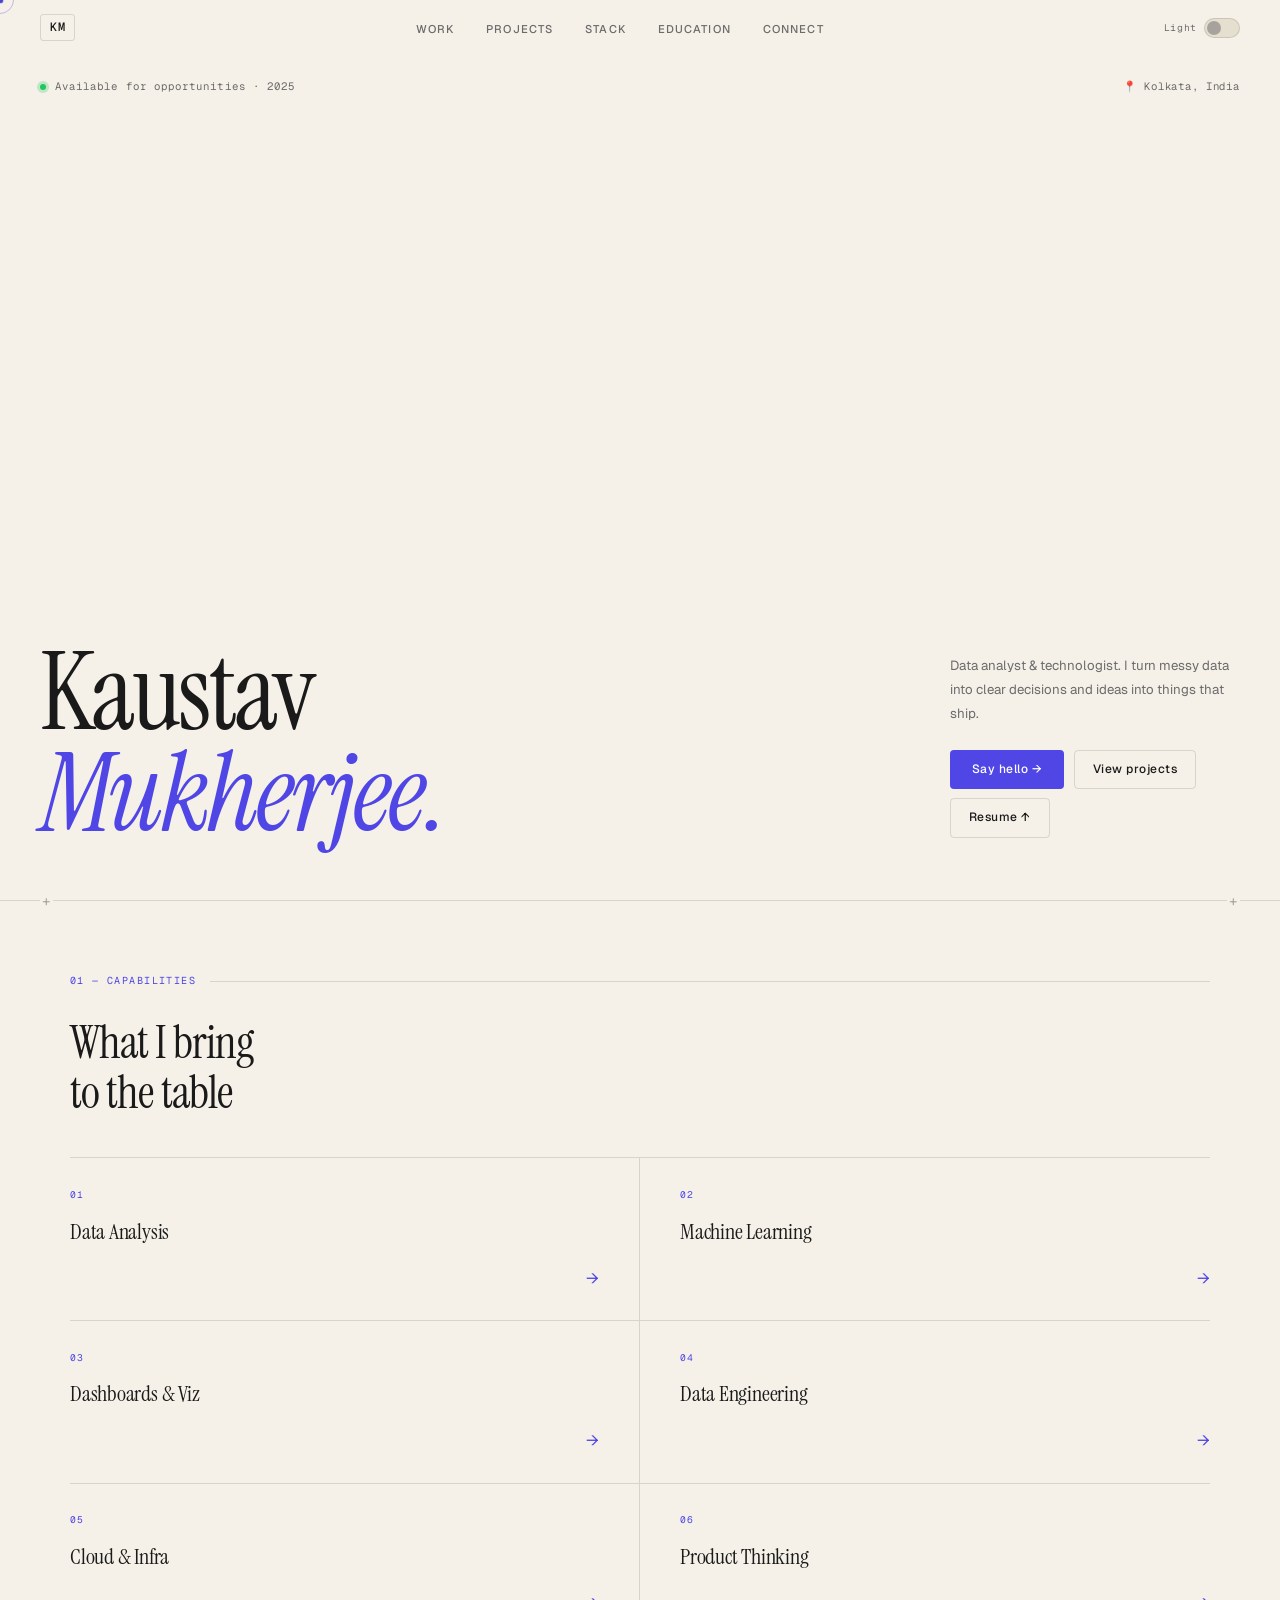
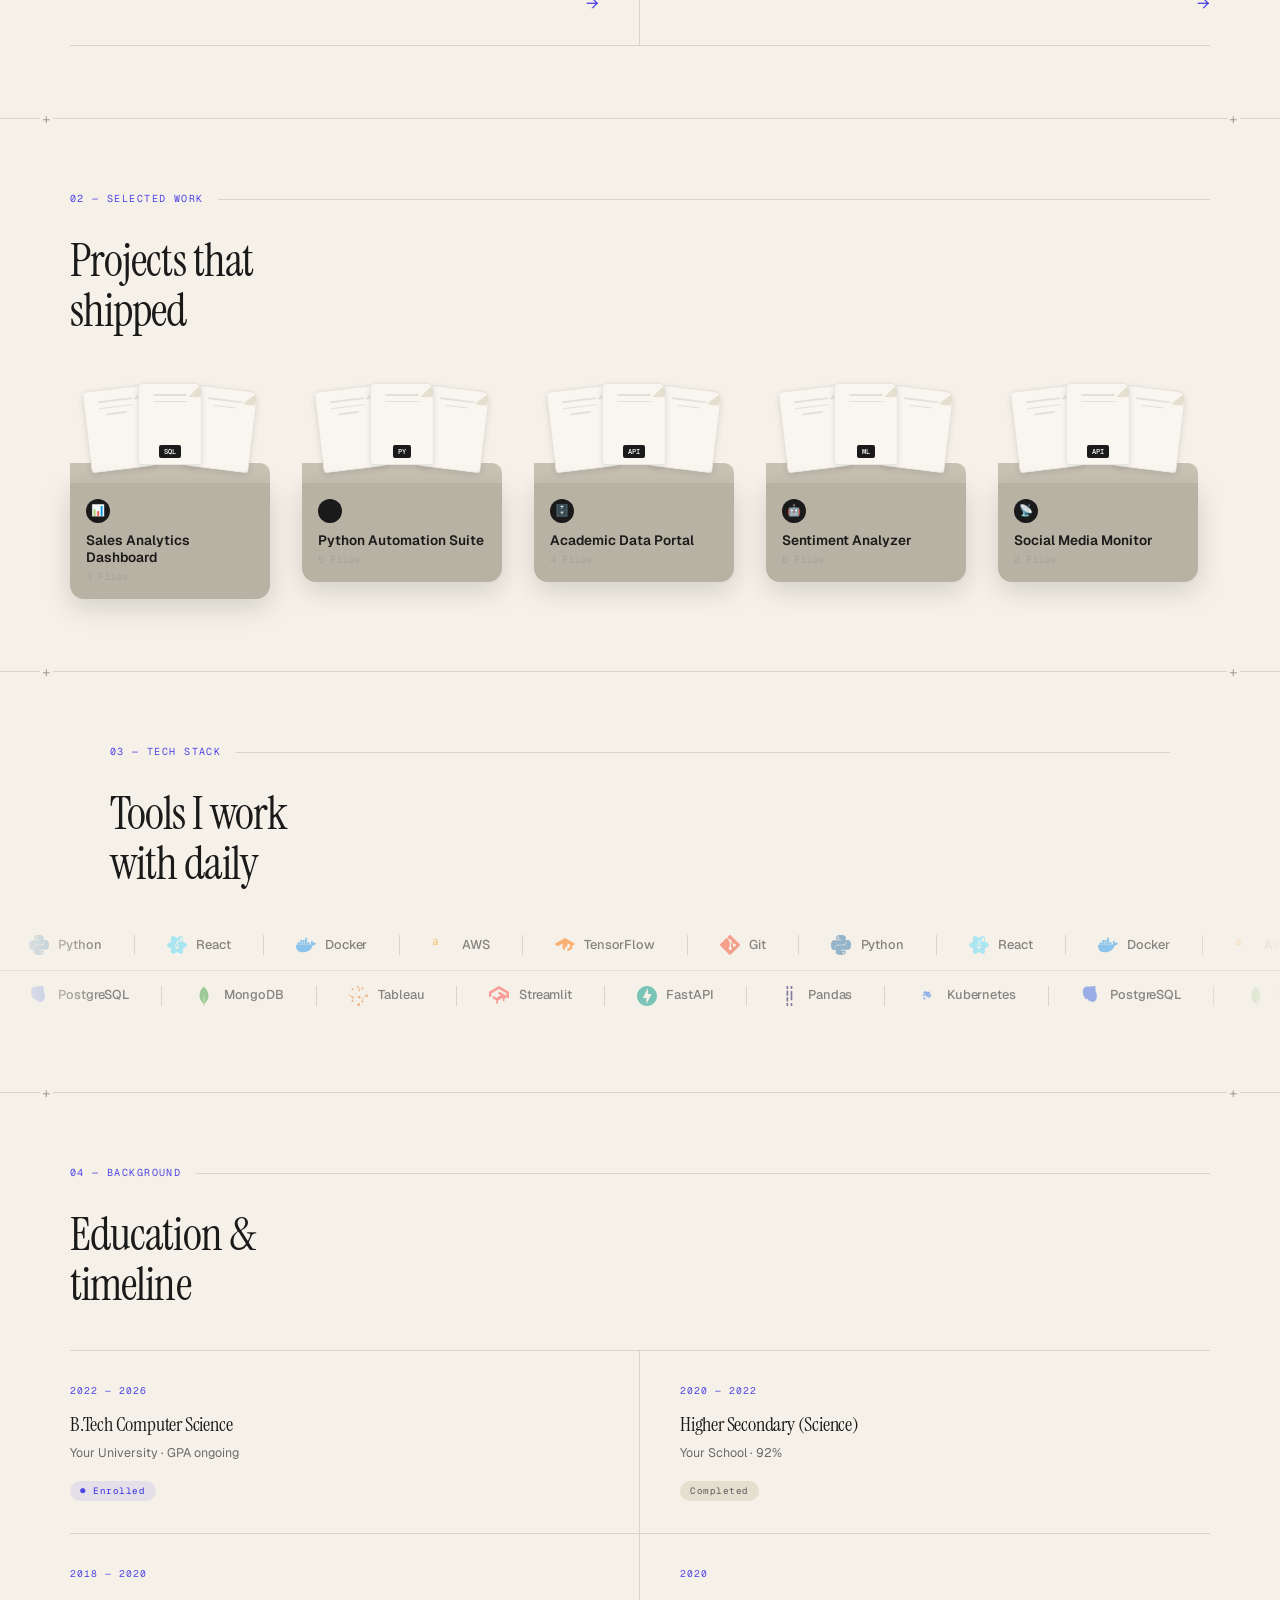
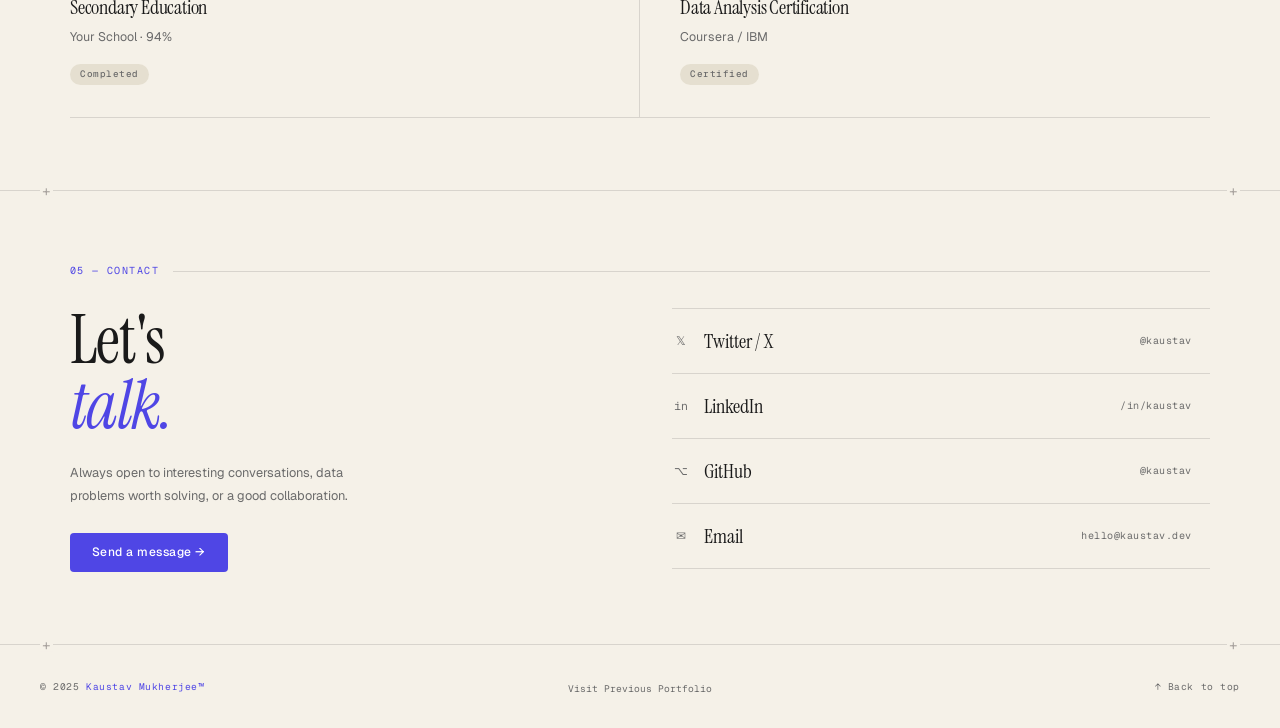
<file: kaustav_portfolio_v9.html>
<!DOCTYPE html>
<html lang="en" data-theme="light">
<head>
<meta charset="UTF-8">
<meta name="viewport" content="width=device-width,initial-scale=1.0">
<title>Kaustav Mukherjee</title>
<link href="https://fonts.googleapis.com/css2?family=Instrument+Serif:ital@0;1&family=Geist:wght@300;400;500;600&family=Geist+Mono:wght@400;500&display=swap" rel="stylesheet">
<style>
:root{
  --bg:#F5F1E8;--bg2:#EDE8DC;--bg3:#E5DFD0;--bg4:#DDD8CA;
  --ink:#1A1A1A;--ink2:#6B6B6B;--ink3:#A8A29E;
  --brand:#4F46E5;--brand-h:#4338CA;--brand-p:#3730A3;
  --line:rgba(26,26,26,0.08);--line2:rgba(26,26,26,0.13);
  --glow:rgba(79,70,229,0.13);
  --serif:'Instrument Serif',Georgia,serif;
  --sans:'Geist',system-ui,sans-serif;
  --mono:'Geist Mono',monospace;
  --nav-h:56px;
  --pad:2.5rem;
  --fol-back:#C8C2B4;--fol-body:#B8B2A4;--fol-doc:#F9F6F0;--fol-shadow:rgba(0,0,0,0.15);
}
[data-theme="dark"]{
  --bg:#1E1C1A;--bg2:#272421;--bg3:#302D2A;--bg4:#3A3632;
  --ink:#EAE6DF;--ink2:#A8A29E;--ink3:#6B6560;
  --brand:#6366F1;--brand-h:#7C83FF;--brand-p:#4F46E5;
  --line:rgba(234,230,223,0.07);--line2:rgba(234,230,223,0.13);
  --glow:rgba(99,102,241,0.18);
  --fol-back:#4A4744;--fol-body:#3A3734;--fol-doc:#F0EDE8;--fol-shadow:rgba(0,0,0,0.5);
}
*,*::before,*::after{box-sizing:border-box;margin:0;padding:0}
html{scroll-behavior:smooth;}
body{background:var(--bg);color:var(--ink);font-family:var(--sans);line-height:1.6;overflow-x:hidden;transition:background .4s,color .4s;}

/* ── CROSSHAIR DIVIDER ── */
.xdiv{
  position:relative;z-index:2;
  height:1px;background:var(--line2);
  overflow:visible;
  transition:background .4s;
}
.xdiv::before,.xdiv::after{
  content:'+';
  position:absolute;top:50%;
  font-family:var(--mono);font-size:.9rem;color:var(--ink3);line-height:1;
  background:var(--bg);padding:0 2px;
  transform:translateY(-50%);
  transition:color .4s,background .4s;
}
.xdiv::before{left:var(--pad);}
.xdiv::after{right:var(--pad);}

/* ── CURSOR ── */
.cur-d{position:fixed;width:7px;height:7px;background:var(--brand);border-radius:50%;pointer-events:none;z-index:9999;transform:translate(-50%,-50%);transition:width .18s,height .18s;mix-blend-mode:multiply;}
[data-theme="dark"] .cur-d{mix-blend-mode:screen;}
.cur-r{position:fixed;width:28px;height:28px;border:1.5px solid var(--brand);border-radius:50%;pointer-events:none;z-index:9998;transform:translate(-50%,-50%);opacity:.32;transition:width .28s,height .28s,opacity .28s;}
body.hov .cur-d{width:12px;height:12px;}
body.hov .cur-r{width:46px;height:46px;opacity:.15;}

/* ── NAV ── */
nav{
  position:fixed;top:0;left:0;right:0;z-index:200;
  display:flex;align-items:center;justify-content:space-between;
  padding:0 var(--pad);height:var(--nav-h);
  background:transparent;
  border-bottom:1px solid transparent;
  transition:border-color .3s,background .3s,backdrop-filter .3s;
}
nav.stuck{border-color:var(--line2);background:rgba(245,241,232,.9);backdrop-filter:blur(16px);}
[data-theme="dark"] nav.stuck{background:rgba(30,28,26,.9);}
.n-logo{font-family:var(--mono);font-size:.75rem;font-weight:500;color:var(--ink);letter-spacing:.06em;border:1.5px solid var(--line2);padding:3px 9px;cursor:pointer;transition:all .2s;border-radius:3px;}
.n-logo:hover{background:var(--brand);color:#fff;border-color:var(--brand);}
.n-links{display:flex;gap:2rem;list-style:none;}
.n-links a{font-size:.7rem;font-weight:500;letter-spacing:.1em;text-transform:uppercase;color:var(--ink2);text-decoration:none;transition:color .2s;}
.n-links a:hover{color:var(--brand);}
.tgl-wrap{display:flex;align-items:center;gap:.45rem;}
.tgl-lbl{font-family:var(--mono);font-size:.6rem;color:var(--ink2);letter-spacing:.06em;min-width:28px;}
.tgl{position:relative;width:36px;height:20px;cursor:pointer;background:var(--bg3);border:1px solid var(--line2);border-radius:20px;transition:background .3s;flex-shrink:0;}
.tgl::after{content:'';position:absolute;top:2px;left:2px;width:14px;height:14px;border-radius:50%;background:var(--ink3);transition:transform .28s cubic-bezier(.22,1,.36,1),background .3s;}
[data-theme="dark"] .tgl{background:var(--brand);}
[data-theme="dark"] .tgl::after{transform:translateX(16px);background:#fff;}

/* ── HERO ── */
#hero{
  position:relative;z-index:1;
  min-height:100vh;
  display:flex;flex-direction:column;justify-content:space-between;
  padding-left:var(--pad);padding-right:var(--pad);
  padding-bottom:3.5rem;padding-top:var(--nav-h);
}
.h-top{display:flex;align-items:center;justify-content:space-between;padding-top:1.4rem;opacity:0;animation:up .6s .05s ease forwards;}
.h-status{display:flex;align-items:center;gap:.55rem;font-family:var(--mono);font-size:.67rem;color:var(--ink2);letter-spacing:.1em;}
.s-dot{width:6px;height:6px;border-radius:50%;background:#22C55E;box-shadow:0 0 0 3px rgba(34,197,94,.25);animation:blink 2.5s infinite;}
@keyframes blink{0%,100%{opacity:1}50%{opacity:.4}}
.h-loc{font-family:var(--mono);font-size:.67rem;color:var(--ink2);letter-spacing:.08em;}
.h-bottom{display:flex;align-items:flex-end;justify-content:space-between;gap:3rem;}
.h-name{font-family:var(--serif);font-size:clamp(3.6rem,8.5vw,8rem);font-weight:400;line-height:.93;letter-spacing:-.025em;color:var(--ink);opacity:0;animation:up .9s .12s cubic-bezier(.22,1,.36,1) forwards;flex-shrink:0;cursor:none;}
.h-name em{font-style:italic;color:var(--brand);}
.h-aside{max-width:290px;padding-bottom:.4rem;flex-shrink:0;opacity:0;animation:up .9s .28s cubic-bezier(.22,1,.36,1) forwards;}
.h-desc{font-size:.83rem;color:var(--ink2);line-height:1.8;margin-bottom:1.5rem;}
.h-btns{display:flex;gap:.6rem;flex-wrap:wrap;}
.btn-p{background:var(--brand);color:#fff;border:none;padding:10px 22px;font-family:var(--sans);font-size:.75rem;font-weight:500;letter-spacing:.04em;cursor:pointer;border-radius:4px;text-decoration:none;display:inline-block;transition:background .2s,transform .15s,box-shadow .2s;}
.btn-p:hover{background:var(--brand-h);transform:translateY(-2px);box-shadow:0 8px 24px var(--glow);}
.btn-p:active{background:var(--brand-p);transform:none;}
.btn-o{background:transparent;color:var(--ink);border:1px solid var(--line2);padding:9px 18px;font-family:var(--sans);font-size:.75rem;font-weight:500;letter-spacing:.04em;cursor:pointer;border-radius:4px;text-decoration:none;display:inline-flex;align-items:center;gap:.35rem;transition:border-color .2s,color .2s,transform .15s;}
.btn-o:hover{border-color:var(--brand);color:var(--brand);transform:translateY(-2px);}

/* ── SECTION ── */
.s{position:relative;z-index:1;padding:4.5rem var(--pad);}
.s-inner{max-width:1140px;margin:0 auto;}
.eyebrow{display:flex;align-items:center;gap:.9rem;font-family:var(--mono);font-size:.63rem;color:var(--brand);letter-spacing:.14em;text-transform:uppercase;margin-bottom:1.8rem;}
.eyebrow::after{content:'';flex:1;height:1px;background:var(--line2);}
.stitle{font-family:var(--serif);font-size:clamp(2rem,3.6vw,3rem);font-weight:400;line-height:1.08;letter-spacing:-.02em;color:var(--ink);margin-bottom:2.5rem;}

/* ── SERVICES ── */
.srv-grid{display:grid;grid-template-columns:1fr 1fr;border-top:1px solid var(--line2);}
.srv{display:flex;flex-direction:column;padding:1.8rem 0;border-bottom:1px solid var(--line2);cursor:default;overflow:hidden;}
.srv:nth-child(odd){border-right:1px solid var(--line2);padding-right:2.5rem;}
.srv:nth-child(even){padding-left:2.5rem;}
.srv-n{font-family:var(--mono);font-size:.6rem;color:var(--brand);letter-spacing:.1em;margin-bottom:.7rem;}
.srv-t{font-family:var(--serif);font-size:1.4rem;font-weight:400;color:var(--ink);letter-spacing:-.01em;transition:color .2s;margin-bottom:.4rem;}
.srv:hover .srv-t{color:var(--brand);}
.srv-d{font-size:.78rem;color:var(--ink2);line-height:1.7;max-height:0;opacity:0;overflow:hidden;transition:max-height .38s ease,opacity .28s ease;}
.srv:hover .srv-d{max-height:72px;opacity:1;}
.srv-a{align-self:flex-end;margin-top:.6rem;font-size:1rem;color:var(--brand);transition:transform .3s;}
.srv:hover .srv-a{transform:translate(4px,-4px);}

/* ── 3D FOLDERS (v8 design preserved exactly) ── */
.folder-row{display:flex;gap:2rem;flex-wrap:wrap;margin-top:2rem;}

.folder{
  position:relative;
  width:200px;flex-shrink:0;cursor:pointer;
}
.f-docs{
  position:relative;
  width:200px;height:90px;
  display:flex;align-items:flex-end;justify-content:center;
  margin-bottom:-2px;
  z-index:2;
  transition:transform .4s cubic-bezier(.22,1,.36,1);
}
.folder:hover .f-docs{transform:translateY(-6px);}

.f-doc{
  position:absolute;bottom:0;
  width:64px;height:82px;
  background:var(--fol-doc);
  border-radius:5px 7px 4px 4px;
  border:1px solid rgba(0,0,0,.07);
  box-shadow:0 2px 6px rgba(0,0,0,.1);
  display:flex;flex-direction:column;align-items:center;padding:10px 8px 6px;gap:5px;
  transition:transform .4s cubic-bezier(.22,1,.36,1);
  overflow:hidden;
}
[data-theme="dark"] .f-doc{border-color:rgba(234,230,223,.08);}
.f-doc::after{
  content:'';position:absolute;top:0;right:0;
  width:13px;height:13px;
  background:var(--bg3);
  clip-path:polygon(100% 0,100% 100%,0 100%);
}
[data-theme="dark"] .f-doc::after{background:var(--bg2);}
.doc-line{width:75%;height:1.5px;background:rgba(0,0,0,.09);border-radius:2px;flex-shrink:0;}
[data-theme="dark"] .doc-line{background:rgba(234,230,223,.1);}
.doc-badge{
  margin-top:auto;font-family:var(--mono);font-size:.44rem;font-weight:500;
  background:#1A1A1A;color:#fff;padding:1px 5px;border-radius:2px;letter-spacing:.04em;flex-shrink:0;
}
[data-theme="dark"] .doc-badge{background:var(--ink);color:var(--bg);}

.f-doc-1{left:16px;transform:rotate(-7deg) translateY(5px);z-index:1;}
.f-doc-2{left:50%;transform:translateX(-50%) translateY(0px);z-index:3;}
.f-doc-3{right:16px;transform:rotate(7deg) translateY(5px);z-index:2;}

.folder:hover .f-doc-1{transform:rotate(-15deg) translateY(-14px) translateX(-4px);}
.folder:hover .f-doc-2{transform:translateX(-50%) translateY(-18px);}
.folder:hover .f-doc-3{transform:rotate(15deg) translateY(-14px) translateX(4px);}

.f-back{
  position:relative;z-index:1;
  width:200px;height:20px;
  background:var(--fol-back);
  border-radius:0 10px 0 0;
  transition:background .3s,transform .4s cubic-bezier(.22,1,.36,1);
}
.f-back::before{
  content:'';position:absolute;top:0;left:0;
  width:68px;height:100%;
  background:var(--fol-back);
  border-radius:7px 7px 0 0;
}
.f-body{
  position:relative;z-index:3;
  width:200px;
  background:var(--fol-body);
  border-radius:0 0 14px 14px;
  padding:.95rem 1rem .85rem;
  transition:background .3s,box-shadow .4s,transform .4s cubic-bezier(.22,1,.36,1);
  box-shadow:0 8px 28px var(--fol-shadow);
}
.folder:hover .f-back{transform:translateY(-2px);}
.folder:hover .f-body{transform:translateY(3px);box-shadow:0 18px 44px var(--fol-shadow);}

.f-badge{
  width:24px;height:24px;border-radius:50%;
  background:var(--ink);
  display:flex;align-items:center;justify-content:center;
  font-size:.7rem;margin-bottom:.6rem;
  transition:transform .35s cubic-bezier(.22,1,.36,1);
}
[data-theme="dark"] .f-badge{background:var(--brand);}
.folder:hover .f-badge{transform:rotate(-8deg) scale(1.12);}
.f-title{font-family:var(--sans);font-size:.85rem;font-weight:600;color:var(--ink);line-height:1.25;margin-bottom:.18rem;transition:color .25s;}
[data-theme="dark"] .f-title{color:#EAE6DF;}
.folder:hover .f-title{color:var(--brand);}
.f-meta{font-family:var(--mono);font-size:.65rem;color:var(--ink3);}

/* ── TECH STACK SECTION with dual tickers ── */
.stack-s{position:relative;z-index:1;padding:4.5rem 0;}
.stack-inner{max-width:1140px;margin:0 auto;padding:0 var(--pad);}
.stack-tickers{margin-top:2rem;display:flex;flex-direction:column;gap:0;}

/* ticker row */
.tk-row{
  overflow:hidden;padding:.9rem 0;
  position:relative;
  background:var(--bg);
  transition:background .4s;
}
.tk-row+.tk-row{border-top:1px solid var(--line);}

.tk-track{display:flex;align-items:center;width:max-content;animation:ticker 44s linear infinite;}
.tk-track.rev{animation-direction:reverse;animation-duration:52s;}
.tk-track:hover{animation-play-state:paused;}
@keyframes ticker{to{transform:translateX(-50%)}}

.tk-item{display:flex;align-items:center;gap:.6rem;padding:0 1.8rem;white-space:nowrap;cursor:default;opacity:.5;transition:opacity .22s,transform .22s;}
.tk-item:hover{opacity:1;transform:scale(1.07);}
.tk-svg{width:20px;height:20px;flex-shrink:0;display:block;}
.tk-name{font-family:var(--sans);font-size:.8rem;font-weight:500;color:var(--ink);letter-spacing:-.01em;}
.tk-sep{width:1px;height:20px;background:var(--line2);flex-shrink:0;margin:0 .2rem;}

/* fade edges both rows */
.tk-row::before,.tk-row::after{
  content:'';position:absolute;top:0;bottom:0;width:100px;z-index:2;pointer-events:none;
}
.tk-row::before{left:0;background:linear-gradient(to right,var(--bg),transparent);}
.tk-row::after{right:0;background:linear-gradient(to left,var(--bg),transparent);}

/* ── EDUCATION ── */
.edu-grid{display:grid;grid-template-columns:1fr 1fr;border-top:1px solid var(--line2);}
.edu{padding:2rem 0;border-bottom:1px solid var(--line2);opacity:0;transform:translateY(18px);transition:opacity .55s,transform .55s;}
.edu.vis{opacity:1;transform:none;}
.edu:nth-child(odd){border-right:1px solid var(--line2);padding-right:2.5rem;}
.edu:nth-child(even){padding-left:2.5rem;}
.e-date{font-family:var(--mono);font-size:.6rem;color:var(--brand);letter-spacing:.1em;margin-bottom:.6rem;}
.e-deg{font-family:var(--serif);font-size:1.25rem;font-weight:400;color:var(--ink);letter-spacing:-.01em;margin-bottom:.2rem;}
.e-sch{font-size:.78rem;color:var(--ink2);margin-bottom:.8rem;}
.e-badge{font-family:var(--mono);font-size:.58rem;font-weight:500;padding:3px 10px;border-radius:20px;letter-spacing:.06em;display:inline-block;}
.bl{background:rgba(79,70,229,.1);color:var(--brand);animation:fade 2.5s infinite;}
[data-theme="dark"] .bl{background:rgba(99,102,241,.15);}
.bd{background:var(--bg3);color:var(--ink2);}
@keyframes fade{0%,100%{opacity:1}50%{opacity:.5}}

/* ── CONNECT ── */
.con-grid{display:grid;grid-template-columns:1fr 1fr;gap:4rem;align-items:start;}
.con-big{font-family:var(--serif);font-size:clamp(2.8rem,5.2vw,4.8rem);font-weight:400;line-height:.98;letter-spacing:-.025em;color:var(--ink);margin-bottom:1.4rem;}
.con-big em{font-style:italic;color:var(--brand);}
.con-sub{font-size:.8rem;color:var(--ink2);line-height:1.82;margin-bottom:1.6rem;max-width:280px;}
.soc-list{display:flex;flex-direction:column;}
.soc-item{display:flex;align-items:center;justify-content:space-between;padding:1rem 0;border-top:1px solid var(--line2);text-decoration:none;color:var(--ink);transition:padding-left .22s,color .2s;}
.soc-item:last-child{border-bottom:1px solid var(--line2);}
.soc-item:hover{padding-left:.7rem;color:var(--brand);}
.soc-l{display:flex;align-items:center;gap:.85rem;}
.soc-ic{font-family:var(--mono);font-size:.72rem;width:18px;text-align:center;color:var(--ink2);}
.soc-nm{font-family:var(--serif);font-size:1.25rem;font-weight:400;}
.soc-r{display:flex;align-items:center;gap:.65rem;}
.soc-hd{font-family:var(--mono);font-size:.63rem;color:var(--ink2);letter-spacing:.05em;}
.soc-ar{color:var(--brand);font-size:.82rem;opacity:0;transform:translateX(-6px);transition:opacity .2s,transform .22s;}
.soc-item:hover .soc-ar{opacity:1;transform:translateX(0);}

/* ── FOOTER ── */
footer{position:relative;z-index:1;padding:1.8rem var(--pad);display:grid;grid-template-columns:1fr 1fr 1fr;align-items:center;}
.f-l{font-family:var(--mono);font-size:.6rem;color:var(--ink2);letter-spacing:.06em;}
.f-l span{color:var(--brand);}
.f-center{text-align:center;}
.f-top{background:none;border:none;cursor:pointer;display:flex;align-items:center;gap:.35rem;font-family:var(--mono);font-size:.6rem;color:var(--ink2);letter-spacing:.06em;transition:color .2s,transform .2s;}
.f-top:hover{color:var(--brand);transform:translateY(-2px);}
.f-r{display:flex;gap:1.5rem;align-items:center;justify-content:flex-end;}
.f-prev{font-family:var(--mono);font-size:.6rem;color:var(--ink2);text-decoration:none;transition:all .2s;position:relative;padding:0.2rem 0;}
.f-prev::after{content:'';position:absolute;bottom:0;left:0;width:0;height:1px;background:var(--brand);transition:width .2s;}
.f-prev:hover{color:var(--brand);}
.f-prev:hover::after{width:100%;}

/* ── RESPONSIVE ── */
@media (max-width: 480px) {
    footer{display:flex;flex-direction:column;gap:1rem;text-align:center;}
    .f-r{justify-content:center;}
}

/* ── REVEAL ── */
.rev{opacity:0;transform:translateY(22px);transition:opacity .65s ease,transform .65s ease;}
.rev.in{opacity:1;transform:none;}
@keyframes up{from{opacity:0;transform:translateY(28px)}to{opacity:1;transform:none}}

/* Giggly Cursor for Hero Name */
.giggly-cursor {
    position: fixed;
    width: 150px;
    height: 150px;
    pointer-events: none;
    z-index: 9999;
    opacity: 0;
    transform: translate(-50%, -50%);
    transition: opacity 0.2s ease;
    border-radius: 35px;
    overflow: hidden;
    box-shadow: 0 12px 40px rgba(0,0,0,0.25);
}
.giggly-cursor.active {
    opacity: 1;
}
.giggly-cursor.active ~ .cur-d,
.giggly-cursor.active ~ .cur-r {
    opacity: 0 !important;
    pointer-events: none !important;
}
.giggly-cursor img {
    width: 100%;
    height: 100%;
    object-fit: cover;
}
.giggly-cursor::after {
    content: "Hey, that's me!";
    position: absolute;
    bottom: -20px;
    left: 50%;
    transform: translateX(-50%);
    font-family: var(--mono);
    font-size: 10px;
    color: var(--brand);
    white-space: nowrap;
    background: var(--bg);
    padding: 2px 8px;
    border-radius: 10px;
    opacity: 0.9;
    pointer-events: none;
    box-shadow: 0 2px 8px rgba(0,0,0,0.1);
}
</style>
</head>
<body>
<div class="cur-d" id="cd"></div>
<div class="cur-r" id="cr"></div>
<div class="giggly-cursor" id="gigglyCursor"></div>

<nav id="nav">
  <div class="n-logo">KM</div>
  <ul class="n-links">
    <li><a href="#what">Work</a></li>
    <li><a href="#projects">Projects</a></li>
    <li><a href="#stack">Stack</a></li>
    <li><a href="#edu">Education</a></li>
    <li><a href="#connect">Connect</a></li>
  </ul>
  <div class="tgl-wrap">
    <span class="tgl-lbl" id="tgl-lbl">Light</span>
    <div class="tgl" onclick="toggleTheme()" role="button" tabindex="0"></div>
  </div>
</nav>

<!-- HERO -->
<section id="hero">
  <div class="h-top">
    <div class="h-status"><span class="s-dot"></span>Available for opportunities · 2025</div>
    <div class="h-loc">📍 Kolkata, India</div>
  </div>
  <div class="h-bottom">
    <h1 class="h-name" id="hero-name">Kaustav<br><em>Mukherjee.</em></h1>
    <div class="h-aside">
      <p class="h-desc">Data analyst &amp; technologist. I turn messy data into clear decisions and ideas into things that ship.</p>
      <div class="h-btns">
        <a class="btn-p" href="#connect">Say hello →</a>
        <a class="btn-o" href="#projects">View projects</a>
        <a class="btn-o" href="#">Resume ↑</a>
      </div>
    </div>
  </div>
</section>

<div class="xdiv"></div>

<!-- CAPABILITIES -->
<div class="s" id="what">
  <div class="s-inner">
    <div class="eyebrow rev">01 — Capabilities</div>
    <h2 class="stitle rev">What I bring<br>to the table</h2>
    <div class="srv-grid rev">
      <div class="srv"><div class="srv-n">01</div><div class="srv-t">Data Analysis</div><div class="srv-d">SQL, Python, Pandas. Turning messy datasets into precise, actionable insights that actually influence decisions.</div><div class="srv-a">→</div></div>
      <div class="srv"><div class="srv-n">02</div><div class="srv-t">Machine Learning</div><div class="srv-d">Building and evaluating predictive models. Feature engineering, pipelines, and deployment — end to end.</div><div class="srv-a">→</div></div>
      <div class="srv"><div class="srv-n">03</div><div class="srv-t">Dashboards & Viz</div><div class="srv-d">Interactive dashboards with Tableau, Power BI, and D3.js. Data that communicates itself.</div><div class="srv-a">→</div></div>
      <div class="srv"><div class="srv-n">04</div><div class="srv-t">Data Engineering</div><div class="srv-d">ETL pipelines, warehouse design, Airflow orchestration. Clean, reliable data at scale.</div><div class="srv-a">→</div></div>
      <div class="srv"><div class="srv-n">05</div><div class="srv-t">Cloud & Infra</div><div class="srv-d">AWS, GCP, Docker. Analytics infrastructure that scales without drama.</div><div class="srv-a">→</div></div>
      <div class="srv"><div class="srv-n">06</div><div class="srv-t">Product Thinking</div><div class="srv-d">Framing problems, defining metrics, and telling the stories stakeholders care about.</div><div class="srv-a">→</div></div>
    </div>
  </div>
</div>

<div class="xdiv"></div>

<!-- PROJECTS — 3D folders (v8 design) -->
<div class="s" id="projects">
  <div class="s-inner">
    <div class="eyebrow rev">02 — Selected Work</div>
    <h2 class="stitle rev">Projects that<br>shipped</h2>
    <div class="folder-row rev" id="folderRow"></div>
  </div>
</div>

<div class="xdiv"></div>

<!-- TECH STACK — icon ticker section -->
<div class="stack-s" id="stack">
  <div class="stack-inner">
    <div class="eyebrow rev">03 — Tech Stack</div>
    <h2 class="stitle rev" style="margin-bottom:0;">Tools I work<br>with daily</h2>
  </div>
  <div class="stack-tickers rev">
    <div class="tk-row">
      <div class="tk-track" id="tk1"></div>
    </div>
    <div class="tk-row">
      <div class="tk-track rev" id="tk2"></div>
    </div>
  </div>
</div>

<div class="xdiv"></div>

<!-- EDUCATION -->
<div class="s" id="edu">
  <div class="s-inner">
    <div class="eyebrow rev">04 — Background</div>
    <h2 class="stitle rev">Education &amp;<br>timeline</h2>
    <div class="edu-grid" id="egrid"></div>
  </div>
</div>

<div class="xdiv"></div>

<!-- CONNECT -->
<div class="s" id="connect">
  <div class="s-inner">
    <div class="eyebrow rev">05 — Contact</div>
    <div class="con-grid">
      <div class="rev">
        <p class="con-big">Let's<br><em>talk.</em></p>
        <p class="con-sub">Always open to interesting conversations, data problems worth solving, or a good collaboration.</p>
        <a class="btn-p" href="mailto:kaustav@example.com">Send a message →</a>
      </div>
      <div class="rev"><div class="soc-list" id="soclist"></div></div>
    </div>
  </div>
</div>

<div class="xdiv"></div>

<footer>
  <div class="f-l">© 2025 <span>Kaustav Mukherjee™</span></div>
  <div class="f-center">
    <a href="https://kaustavmukherjee.framer.website/" target="_blank" class="f-prev">Visit Previous Portfolio</a>
  </div>
  <div class="f-r">
    <button class="f-top" onclick="window.scrollTo({top:0,behavior:'smooth'})">↑ Back to top</button>
  </div>
</footer>

<script>
/* cursor */
const cd=document.getElementById('cd'),cr=document.getElementById('cr');
let mx=0,my=0,rx=0,ry=0;
document.addEventListener('mousemove',e=>{mx=e.clientX;my=e.clientY;});
(function L(){rx+=(mx-rx)*.13;ry+=(my-ry)*.13;cd.style.left=mx+'px';cd.style.top=my+'px';cr.style.left=rx+'px';cr.style.top=ry+'px';requestAnimationFrame(L);})();
document.querySelectorAll('a,button,.srv,.folder,.soc-item,.tgl').forEach(el=>{
  el.addEventListener('mouseenter',()=>document.body.classList.add('hov'));
  el.addEventListener('mouseleave',()=>document.body.classList.remove('hov'));
});

/* theme */
let dark=false;
function toggleTheme(){
  dark=!dark;
  document.documentElement.setAttribute('data-theme',dark?'dark':'light');
  document.getElementById('tgl-lbl').textContent=dark?'Dark':'Light';
}

/* nav */
window.addEventListener('scroll',()=>document.getElementById('nav').classList.toggle('stuck',scrollY>10));

/* TOOLS DATA */
const row1=[
  {n:'Python',c:'#3776AB',p:'M11.914 0C5.82 0 6.2 2.656 6.2 2.656l.007 2.752h5.814v.826H3.9S0 5.789 0 11.969c0 6.18 3.403 5.96 3.403 5.96h2.031v-2.867s-.109-3.403 3.347-3.403h5.768s3.24.052 3.24-3.131V3.298S18.326 0 11.914 0zm-3.2 1.902a1.022 1.022 0 110 2.045 1.022 1.022 0 010-2.045zM18.1 6.236v2.787s.113 3.403-3.347 3.403H8.985s-3.24-.052-3.24 3.131v5.244S5.207 24 11.62 24c6.413 0 6.033-2.656 6.033-2.656l-.007-2.752h-5.814v-.826h8.12S24 18.211 24 12.031c0-6.18-3.403-5.96-3.403-5.96H18.1zm-2.986 13.862a1.022 1.022 0 110 2.045 1.022 1.022 0 010-2.045z'},
  {n:'React',c:'#61DAFB',p:'M14.23 12.004a2.236 2.236 0 01-2.235 2.236 2.236 2.236 0 01-2.236-2.236 2.236 2.236 0 012.236-2.236 2.236 2.236 0 012.235 2.236zm2.648-10.69c-1.346 0-3.107.96-4.888 2.622-1.78-1.653-3.542-2.602-4.887-2.602-.41 0-.783.093-1.106.278-1.375.793-1.683 3.264-.973 6.365C1.98 8.917 0 10.42 0 12.004c0 1.59 1.99 3.097 5.043 4.03-.704 3.113-.39 5.588.988 6.38.32.187.69.275 1.102.275 1.345 0 3.107-.96 4.888-2.624 1.78 1.654 3.542 2.603 4.887 2.603.41 0 .783-.09 1.106-.275 1.374-.792 1.683-3.263.973-6.365C22.02 15.096 24 13.59 24 12.004c0-1.59-1.99-3.097-5.043-4.032.704-3.11.39-5.587-.988-6.38-.318-.184-.688-.277-1.092-.278zm-.005 1.09c.225 0 .406.044.558.127.666.382.955 1.835.73 3.704-.054.46-.142.945-.25 1.44a23.476 23.476 0 00-3.107-.534A23.892 23.892 0 0012 9.504a23.514 23.514 0 00-1.337-1.536 23.683 23.683 0 003.362-1.077 12.31 12.31 0 01.937-.3zM12 10.558c.478.492.94 1.026 1.376 1.596.438.572.843 1.147 1.21 1.72-.367.572-.772 1.147-1.21 1.719A20.37 20.37 0 0112 17.191a20.37 20.37 0 01-1.376-1.598 20.37 20.37 0 01-1.21-1.718c.367-.573.772-1.148 1.21-1.72.435-.57.897-1.104 1.376-1.597z'},
  {n:'Docker',c:'#2496ED',p:'M13.983 11.078h2.119a.186.186 0 00.186-.185V9.006a.186.186 0 00-.186-.186h-2.119a.185.185 0 00-.185.185v1.888c0 .102.083.185.185.185m-2.954-5.43h2.118a.186.186 0 00.186-.186V3.574a.186.186 0 00-.186-.185h-2.118a.185.185 0 00-.185.185v1.888c0 .102.082.185.185.186m0 2.716h2.118a.187.187 0 00.186-.186V6.29a.186.186 0 00-.186-.185h-2.118a.185.185 0 00-.185.185v1.887c0 .102.082.185.185.186m-2.93 0h2.12a.186.186 0 00.184-.186V6.29a.185.185 0 00-.185-.185H8.1a.185.185 0 00-.185.185v1.887c0 .102.083.185.185.186m-2.964 0h2.119a.186.186 0 00.185-.186V6.29a.185.185 0 00-.185-.185H5.136a.186.186 0 00-.186.185v1.887c0 .102.084.185.186.186m5.893 2.715h2.118a.186.186 0 00.186-.185V9.006a.186.186 0 00-.186-.186h-2.118a.185.185 0 00-.185.185v1.888c0 .102.082.185.185.185m-2.93 0h2.12a.185.185 0 00.184-.185V9.006a.185.185 0 00-.184-.186h-2.12a.185.185 0 00-.184.185v1.888c0 .102.083.185.185.185m-2.964 0h2.119a.185.185 0 00.185-.185V9.006a.185.185 0 00-.184-.186h-2.12a.186.186 0 00-.186.186v1.887c0 .102.084.185.186.185m-2.92 0h2.12a.185.185 0 00.184-.185V9.006a.185.185 0 00-.184-.186h-2.12a.185.185 0 00-.185.185v1.888c0 .102.083.185.185.185M23.763 9.89c-.065-.051-.672-.51-1.954-.51-.338.001-.676.03-1.01.087-.248-1.7-1.653-2.53-1.716-2.566l-.344-.199-.226.327c-.284.438-.49.922-.612 1.43-.23.97-.09 1.882.403 2.661-.595.332-1.55.413-1.744.42H.751a.751.751 0 00-.75.748 11.376 11.376 0 00.692 4.062c.545 1.428 1.355 2.48 2.41 3.124 1.18.723 3.1 1.137 5.275 1.137.983.003 1.963-.086 2.93-.266a12.248 12.248 0 003.823-1.389c.98-.567 1.86-1.288 2.61-2.136 1.252-1.418 1.998-2.997 2.553-4.4h.221c1.372 0 2.216-.549 2.68-1.009.309-.293.55-.65.707-1.046l.098-.288z'},
  {n:'AWS',c:'#FF9900',p:'M6.763 10.036c0 .296.032.535.088.71.064.176.144.368.256.576a.347.347 0 01.056.192c0 .08-.048.16-.152.24l-.503.336a.38.38 0 01-.208.072c-.08 0-.16-.04-.239-.112a2.47 2.47 0 01-.287-.375 6.18 6.18 0 01-.248-.471c-.623.736-1.406 1.104-2.347 1.104-.67 0-1.205-.191-1.596-.574-.391-.384-.59-.894-.59-1.533 0-.678.239-1.23.726-1.644.487-.415 1.133-.623 1.955-.623.272 0 .551.024.846.064.296.04.6.104.918.176v-.583c0-.607-.127-1.03-.375-1.277-.255-.248-.686-.367-1.3-.367-.28 0-.568.031-.863.103-.295.072-.583.16-.862.272a2.287 2.287 0 01-.28.104.488.488 0 01-.127.023c-.112 0-.168-.08-.168-.247v-.391c0-.128.016-.224.056-.28a.597.597 0 01.224-.167c.279-.144.614-.264 1.005-.36a4.84 4.84 0 011.246-.151c.95 0 1.644.216 2.091.647.439.43.662 1.085.662 1.963v2.586zm-3.24 1.214c.263 0 .534-.048.822-.144.287-.096.543-.271.758-.51.128-.152.224-.32.272-.512.047-.191.08-.423.08-.694v-.335a6.66 6.66 0 00-.735-.136 6.02 6.02 0 00-.75-.048c-.535 0-.926.104-1.19.32-.263.215-.39.518-.39.917 0 .375.095.655.295.846.191.2.47.296.838.296z'},
  {n:'TensorFlow',c:'#FF6F00',p:'M23.58 10.26l-11.1-6.418a.957.957 0 00-.96 0L.42 10.26a.96.96 0 00-.42.8v.06c0 .297.166.595.42.76l2.903 1.67 5.765-3.33v3.35L12 14.895l2.912-1.676V9.869l2.891 1.67v3.33l-2.891 1.67v3.33L17.824 18l2.892-1.666V12.99l2.88-1.666a.96.96 0 00.42-.8v-.063a.958.958 0 00-.437-.2zM9.088 9.869v3.35L12 14.895v3.33l-2.912-1.676V9.869z'},
  {n:'Git',c:'#F05032',p:'M23.546 10.93L13.067.452a1.55 1.55 0 00-2.188 0L8.708 2.627l2.76 2.76a1.838 1.838 0 012.327 2.341l2.658 2.66a1.838 1.838 0 011.9 3.039 1.837 1.837 0 01-2.6-2.597L13.256 8.5v6.137a1.837 1.837 0 11-1.513-.188V8.363a1.837 1.837 0 01-.998-2.414L8.042 3.193.454 10.78a1.55 1.55 0 000 2.189l10.48 10.477a1.55 1.55 0 002.186 0l10.426-10.43a1.55 1.55 0 000-2.085'},
];
const row2=[
  {n:'PostgreSQL',c:'#4169E1',p:'M17.128 0a10.134 10.134 0 00-2.755.403l-.063.02A10.922 10.922 0 0012.6.258C11.422.238 10.41.524 9.594 1 8.79.721 7.122.28 5.364.987 4.395 1.375 3.589 2.07 3.049 3.12 2.001 5.1 1.94 7.95 2.804 10.856c.526 1.767 1.351 3.175 2.27 4.062.588.562 1.19.843 1.777.835.432-.006.832-.195 1.17-.518.097.03.195.057.295.079-.05.223-.076.434-.076.625 0 .695.308 1.123.618 1.363.473.366 1.015.42 1.618.391l.064-.005a4.861 4.861 0 001.3.862c.705.335 1.538.516 2.355.506 1.143-.013 2.2-.443 2.987-1.312 1.37-1.504 2.005-3.885 1.802-6.916-.07-1.042-.262-1.978-.573-2.655l-.054-.12a3.784 3.784 0 00-.52-.796c-.073-.09-.148-.176-.223-.26z'},
  {n:'MongoDB',c:'#47A248',p:'M17.193 9.555c-1.264-5.58-4.252-7.414-4.573-8.115-.28-.394-.53-.954-.735-1.44-.036.495-.055.685-.523 1.184-.723.566-4.438 3.682-4.74 10.02-.282 5.912 4.27 9.435 4.888 9.884l.07.05A73.49 73.49 0 0111.91 24h.481c.114-1.032.284-2.056.51-3.07.417-.296.604-.463.85-.693a11.342 11.342 0 003.639-8.464c.01-.814-.105-1.462-.197-2.218zm-5.336 8.195s0-8.291.275-8.29c.213 0 .49 10.695.49 10.695-.381-.045-.765-1.76-.765-2.405z'},
  {n:'Tableau',c:'#E97627',p:'M11.654.174v2.377H9.76V.174zm5.978 2.262l-1.186 2.063-1.676-.972 1.189-2.063zm-13.23.047l1.185 2.062-1.677.973L2.726 3.455zM22.8 9.76h-2.378v1.892H22.8zm-21.6 0H0v1.892h1.2V9.76zM11.654 21.448v2.377H9.76v-2.377zm5.978-2.262l-1.186-2.063-1.676.972 1.189 2.063zm-13.23-.047l1.185-2.062-1.677-.973-1.184 2.063zm14.832-7.246h3.564v1.314h-3.564zm-17.426 0h3.565v1.314H1.808zm9.846 8.652h1.31v3.564h-1.31zm0-17.426h1.31V6.684h-1.31zm3.622 10.553l2.263 1.305-.658 1.138-2.26-1.306zm-8.551-4.937L9.033 8.43l-.657 1.138-2.261-1.305zm12.132 2.303l2.261-1.305.657 1.138-2.26 1.305zM6.306 14.432l-2.262 1.305-.657-1.138 2.261-1.305zm5.987-2.775a1.656 1.656 0 110 3.313 1.656 1.656 0 010-3.313z'},
  {n:'Streamlit',c:'#FF4B4B',p:'M20.024 11.027l-7.86-4.454-1.37 2.373 3.564 2.02-5.524 3.15-3.543-2.003-1.378 2.378 4.942 2.798v4.07H10.9v-4.07l5.549-3.148v4.268h2.048V15.38l3.584-2.044-2.057-2.309zM11.99 0L.01 6.946v6.945l3.003-1.717V8.69l8.977-5.15 8.978 5.15v4.484l3.003 1.716V6.946z'},
  {n:'FastAPI',c:'#009688',p:'M12 0C5.376 0 0 5.376 0 12s5.376 12 12 12 12-5.376 12-12S18.624 0 12 0zm-.624 21.624v-7.256H6.936L13.08 2.376v7.256h4.44L11.376 21.624z'},
  {n:'Pandas',c:'#150458',p:'M9.025 0h1.989v3.526H9.025zm4.961 0h1.989v3.526h-1.989zM9.025 5.508h1.989v6.072H9.025zm4.961.554h1.989v6.072h-1.989zM9.025 13.42h1.989v5.056H9.025zm4.961-1.494h1.989v5.056h-1.989zM9.025 20.474h1.989V24H9.025zm4.961 0h1.989V24h-1.989z'},
  {n:'Kubernetes',c:'#326CE5',p:'M10.204 14.35l.007.01-.999 2.413a5.171 5.171 0 01-2.075-2.597l2.578-.437.004.005zm-.833-2.129l-.002.002-2.584-.426a5.218 5.218 0 01.768-2.854l2.041 1.61-.006.008zm1.165-1.5l.005-.009V8.15a5.2 5.2 0 012.986.01v2.555l.005.008-2.503 1.44zM12 9.146l-.498-.346.498-2.054.498 2.054zm1.792 5.065l-2.29-1.32.005-.01-1.004-1.745.005-.009 2.497 1.44 1.787-2.96.005.01 2.578.436a5.163 5.163 0 01-3.583 4.158zm.615-8.214A5.183 5.183 0 0115.72 8.8l-2.032 1.61.005.01-1.004 1.744-.005.01-2.502-1.44.005-.009-1.004-1.744.005-.009-2.032-1.61A5.25 5.25 0 0112 6.75c.835 0 1.62.205 2.314.57l-.002-.003z'},
];

function buildRow(data, trackId){
  const track=document.getElementById(trackId);
  [...data,...data].forEach((t,i,arr)=>{
    const s=document.createElement('span');s.className='tk-item';
    s.innerHTML=`<svg class="tk-svg" viewBox="0 0 24 24" fill="${t.c}"><path d="${t.p}"/></svg><span class="tk-name">${t.n}</span>`;
    track.appendChild(s);
    if(i<arr.length-1){const d=document.createElement('span');d.className='tk-sep';track.appendChild(d);}
  });
}
buildRow(row1,'tk1');
buildRow(row2,'tk2');

/* 3D FOLDERS — identical to v8 */
const projs=[
  {n:'01',t:'Sales Analytics Dashboard',type:'Data Viz',badge:'SQL',emoji:'📊',files:'3 Files'},
  {n:'02',t:'Python Automation Suite',type:'Automation',badge:'PY',emoji:'⚡',files:'5 Files'},
  {n:'03',t:'Academic Data Portal',type:'Data Eng.',badge:'API',emoji:'🗄️',files:'4 Files'},
  {n:'04',t:'Sentiment Analyzer',type:'ML · NLP',badge:'ML',emoji:'🤖',files:'6 Files'},
  {n:'05',t:'Social Media Monitor',type:'Analytics',badge:'API',emoji:'📡',files:'2 Files'},
];
const fr=document.getElementById('folderRow');
projs.forEach(p=>{
  const f=document.createElement('div');f.className='folder';
  f.innerHTML=`
    <div class="f-docs">
      <div class="f-doc f-doc-1">
        <div class="doc-line"></div><div class="doc-line"></div>
        <div class="doc-line" style="width:45%"></div>
      </div>
      <div class="f-doc f-doc-2">
        <div class="doc-line"></div><div class="doc-line"></div>
        <span class="doc-badge">${p.badge}</span>
      </div>
      <div class="f-doc f-doc-3">
        <div class="doc-line"></div>
        <div class="doc-line" style="width:50%"></div>
      </div>
    </div>
    <div class="f-back"></div>
    <div class="f-body">
      <div class="f-badge">${p.emoji}</div>
      <div class="f-title">${p.t}</div>
      <div class="f-meta">${p.files}</div>
    </div>`;
  fr.appendChild(f);
});

/* education */
const edus=[
  {date:'2022 — 2026',deg:'B.Tech Computer Science',sch:'Your University · GPA ongoing',cls:'bl',label:'● Enrolled'},
  {date:'2020 — 2022',deg:'Higher Secondary (Science)',sch:'Your School · 92%',cls:'bd',label:'Completed'},
  {date:'2018 — 2020',deg:'Secondary Education',sch:'Your School · 94%',cls:'bd',label:'Completed'},
  {date:'2020',deg:'Data Analysis Certification',sch:'Coursera / IBM',cls:'bd',label:'Certified'},
];
const eg=document.getElementById('egrid');
edus.forEach((e,i)=>{
  const d=document.createElement('div');d.className='edu';d.style.transitionDelay=`${i*.1}s`;
  d.innerHTML=`<div class="e-date">${e.date}</div><div class="e-deg">${e.deg}</div><div class="e-sch">${e.sch}</div><span class="e-badge ${e.cls}">${e.label}</span>`;
  eg.appendChild(d);
});

/* socials */
const socs=[{nm:'Twitter / X',hd:'@kaustav',ic:'𝕏'},{nm:'LinkedIn',hd:'/in/kaustav',ic:'in'},{nm:'GitHub',hd:'@kaustav',ic:'⌥'},{nm:'Email',hd:'hello@kaustav.dev',ic:'✉'}];
const sl=document.getElementById('soclist');
socs.forEach(s=>{
  const a=document.createElement('a');a.className='soc-item';a.href='#';
  a.innerHTML=`<div class="soc-l"><span class="soc-ic">${s.ic}</span><span class="soc-nm">${s.nm}</span></div><div class="soc-r"><span class="soc-hd">${s.hd}</span><span class="soc-ar">↗</span></div>`;
  sl.appendChild(a);
});

window.addEventListener('scroll',()=>document.getElementById('nav').classList.toggle('stuck',scrollY>10));
const obs=new IntersectionObserver(entries=>{entries.forEach(e=>{if(e.isIntersecting)e.target.classList.add(e.target.classList.contains('edu')?'vis':'in');});},{threshold:.07});
document.querySelectorAll('.rev,.edu').forEach(el=>obs.observe(el));

/* Giggly Cursor for Hero Name */
const heroName = document.getElementById('hero-name');
const gigglyCursor = document.getElementById('gigglyCursor');

if (heroName && gigglyCursor) {
    gigglyCursor.innerHTML = `<img src="assets/new curosor.png" alt="Kaustav Mukherjee">`;
    
    let targetX = 0, targetY = 0;
    let currentX = 0, currentY = 0;
    let isHovering = false;
    let animationId = null;
    
    function animateGiggly() {
        if (!isHovering) return;
        
        const time = Date.now() / 100;
        const wobbleX = Math.sin(time) * 3 + Math.sin(time * 1.5) * 2;
        const wobbleY = Math.cos(time * 1.3) * 3 + Math.cos(time * 0.8) * 2;
        
        currentX += (targetX - currentX) * 0.15;
        currentY += (targetY - currentY) * 0.15;
        
        gigglyCursor.style.left = (currentX + wobbleX) + 'px';
        gigglyCursor.style.top = (currentY + wobbleY) + 'px';
        
        animationId = requestAnimationFrame(animateGiggly);
    }
    
    heroName.addEventListener('mouseenter', () => {
        isHovering = true;
        gigglyCursor.classList.add('active');
        animateGiggly();
    });
    
    heroName.addEventListener('mousemove', (e) => {
        targetX = e.clientX;
        targetY = e.clientY;
    });
    
    heroName.addEventListener('mouseleave', () => {
        isHovering = false;
        gigglyCursor.classList.remove('active');
        if (animationId) {
            cancelAnimationFrame(animationId);
        }
    });
}
</script>
</body>
</html>
</file>
